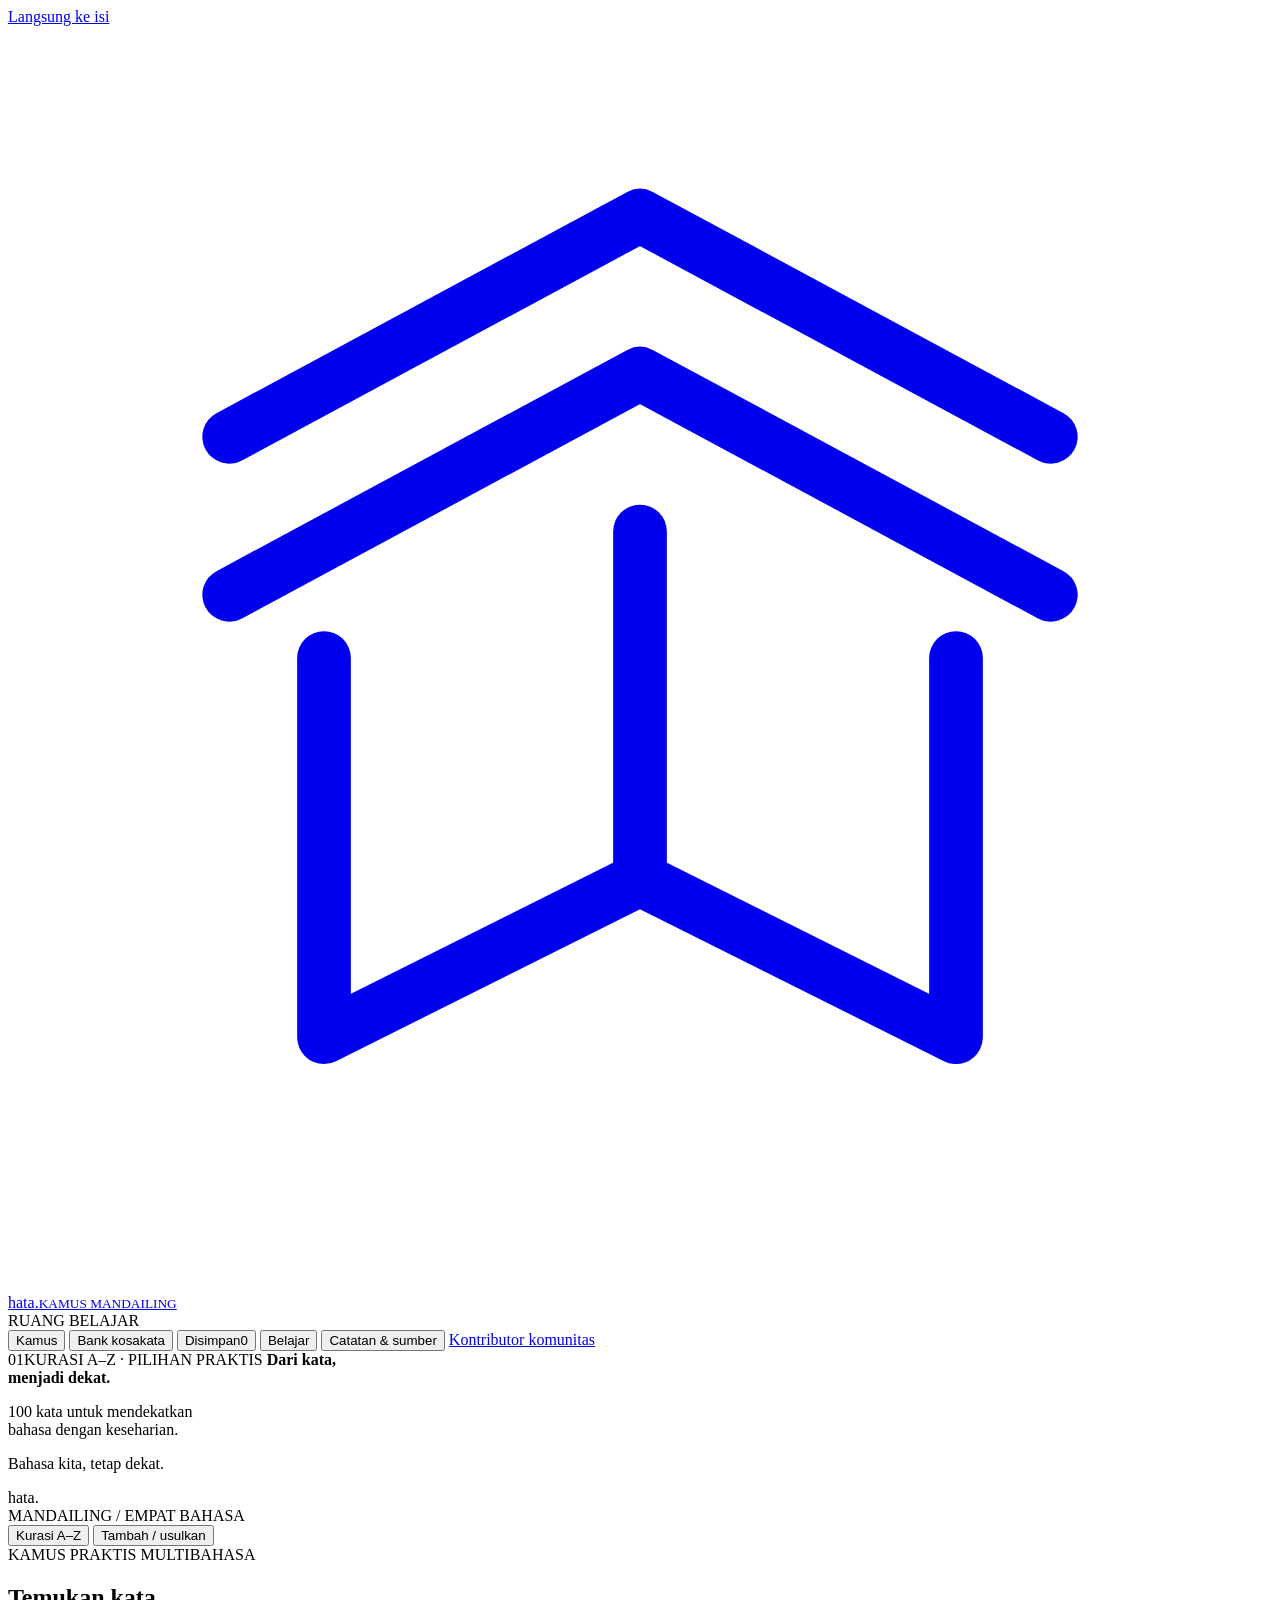
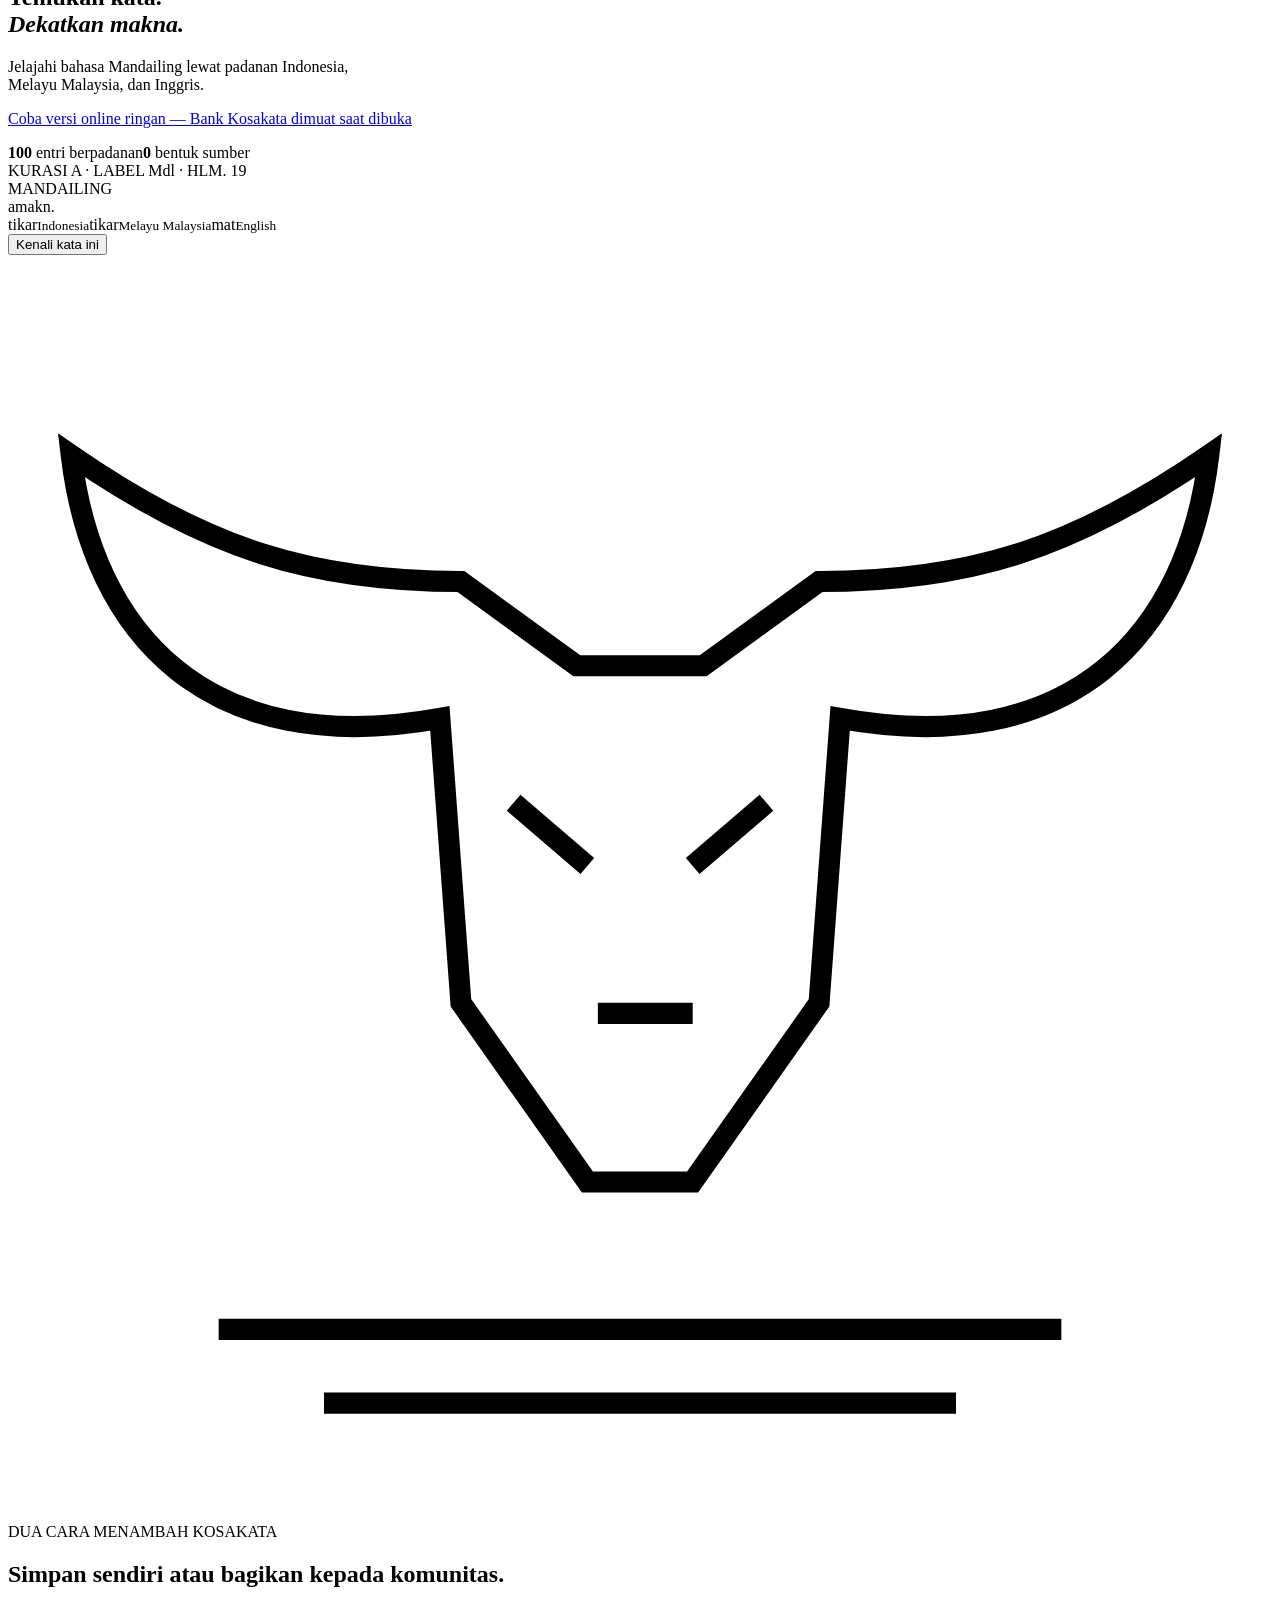
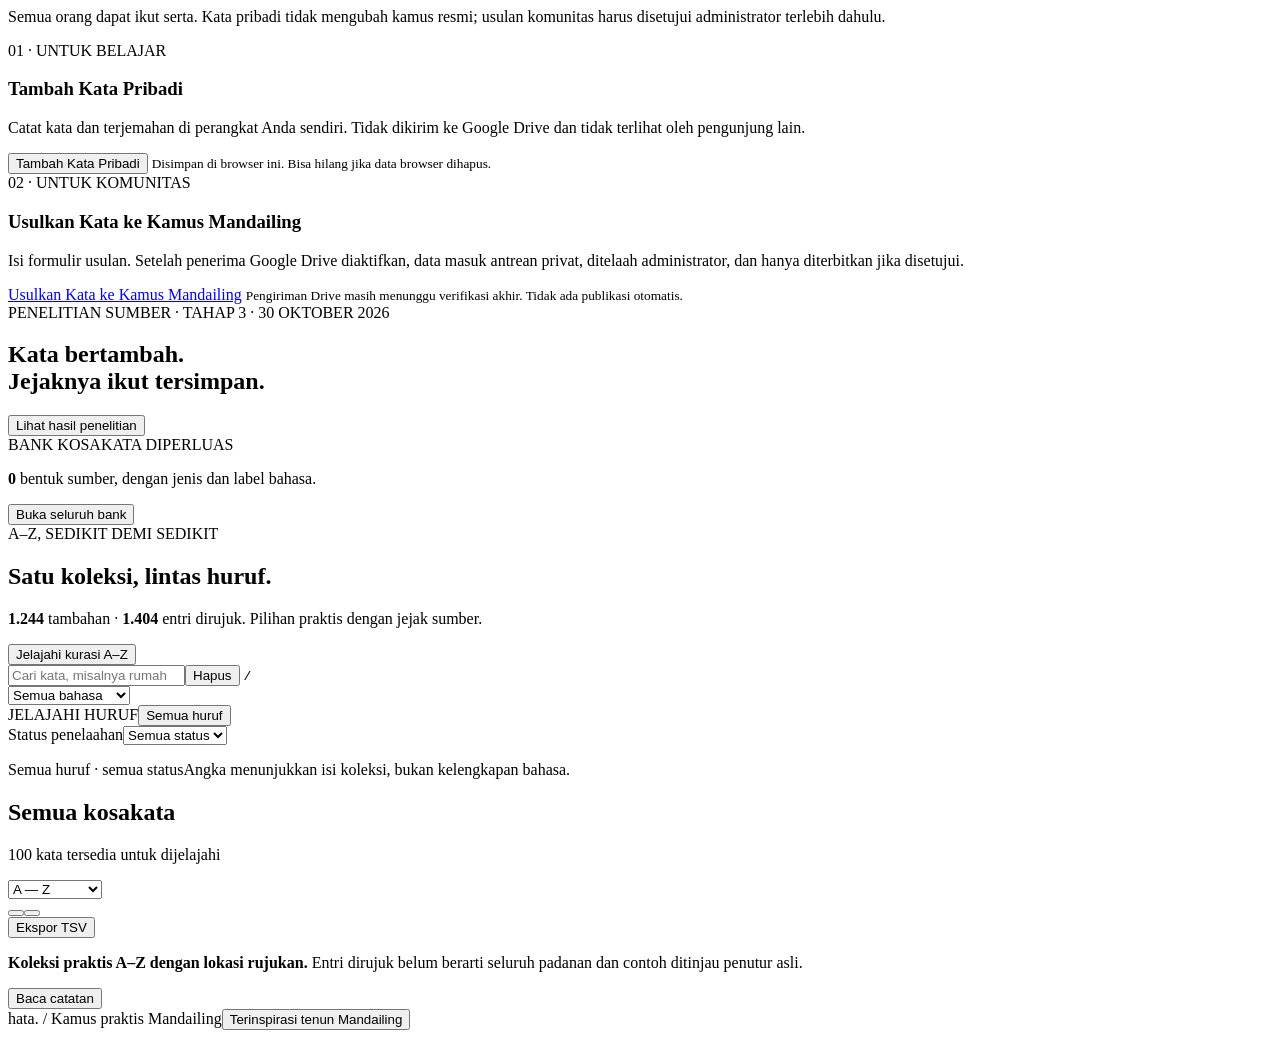
<file: src/index.html>
<!DOCTYPE html>
<html lang="id">
<head>
  <meta charset="UTF-8">
  <meta name="viewport" content="width=device-width, initial-scale=1">
  <meta name="theme-color" content="#762d3d">
  <meta name="description" content="Kamus empat bahasa dengan kurasi bertahap A–Z, jejak halaman sumber, pencarian, koleksi pribadi, dan kartu belajar.">
  <link rel="canonical" href="https://kamusmandailing.github.io/">
  <title>Hata — Kamus Mandailing</title>
  <style>/* INLINE_STYLES */
.interface-language-wrap{display:inline-flex;align-items:center;max-width:210px}.interface-language-select{max-width:100%;padding:8px 10px;border:1px solid #c5b8b3;border-radius:8px;background:#fff;color:#362b2b;font:inherit;font-size:12px}.interface-language-select:focus-visible{outline:3px solid #b88652;outline-offset:2px}.sr-only{position:absolute;width:1px;height:1px;padding:0;margin:-1px;overflow:hidden;clip:rect(0,0,0,0);white-space:nowrap;border:0}@media(max-width:600px){.interface-language-wrap{max-width:140px}.interface-language-select{font-size:11px}}
</style>
</head>
<body>
<a class="skip-link" href="#main">Langsung ke isi</a>
<div class="app-shell">
  <aside class="sidebar" aria-label="Navigasi utama">
    <a class="brand" href="#kamus" aria-label="Hata, Kamus Mandailing">
      <span class="brand-symbol"><svg viewBox="0 0 40 40" fill="none" aria-hidden="true"><path d="M7 13 20 6l13 7M7 18l13-7 13 7M10 20v12l10-5 10 5V20M20 16v11" stroke="currentColor" stroke-width="1.7" stroke-linecap="round" stroke-linejoin="round"/></svg></span>
      <span class="brand-name">hata<span class="brand-dot">.</span><small>KAMUS MANDAILING</small></span>
    </a>
    <div class="sidebar-caption">RUANG BELAJAR</div>
    <nav class="nav-list">
      <button class="nav-item active" data-nav="dictionary" aria-current="page"><span data-icon="book"></span><span>Kamus</span><span class="nav-marker"></span></button>
      <button class="nav-item" data-nav="inventory"><span data-icon="globe"></span><span>Bank kosakata</span></button>
      <button class="nav-item" data-nav="saved"><span data-icon="bookmark"></span><span>Disimpan</span><span class="nav-count" id="nav-saved-count">0</span></button>
      <button class="nav-item" data-nav="learn"><span data-icon="layers"></span><span>Belajar</span></button>
      <button class="nav-item" data-nav="sources"><span data-icon="feather"></span><span>Catatan & sumber</span></button>
      <a class="nav-item" href="./kontributor.html"><span data-icon="globe"></span><span>Kontributor komunitas</span></a>
    </nav>
    <div class="sidebar-bottom">
      <div class="chapter-card">
        <span class="chapter-number">01</span><span class="eyebrow">KURASI A–Z · PILIHAN PRAKTIS</span>
        <strong>Dari kata,<br>menjadi dekat.</strong>
        <p><span id="sidebar-word-count">100</span> kata untuk mendekatkan<br>bahasa dengan keseharian.</p>
        <div class="chapter-pattern" aria-hidden="true"></div>
      </div>
      <p class="sidebar-footer">Bahasa kita, tetap dekat.</p>
    </div>
  </aside>
  <main id="main" class="main">
    <header class="topbar">
      <div class="mobile-brand">hata<span>.</span></div>
      <div class="breadcrumb"><span data-icon="globe"></span> MANDAILING <span class="breadcrumb-sep">/</span> EMPAT BAHASA</div>
      <div class="topbar-actions">
        <button class="draft-pill" data-nav="sources"><span></span>Kurasi A–Z</button>
        <button class="button button-outline button-small" id="add-word-top" aria-haspopup="dialog" aria-controls="choose-word-modal" aria-label="Pilih tambah kata pribadi atau usulkan kata ke kamus"><span data-icon="plus"></span><span>Tambah / usulkan</span></button>
      </div>
    </header>
    <div class="ulos-ribbon" aria-hidden="true"></div>

    <section data-view="dictionary" class="view">
      <div class="hero">
        <div class="hero-copy">
          <div class="eyebrow"><span class="tiny-rule"></span> KAMUS PRAKTIS MULTIBAHASA</div>
          <h1>Temukan kata.<br><em>Dekatkan makna.</em></h1>
          <p>Jelajahi bahasa Mandailing lewat padanan Indonesia,<br class="desktop-br"> Melayu Malaysia, dan Inggris.</p>
          <p class="light-version-link"><a href="./online.html">Coba versi online ringan — Bank Kosakata dimuat saat dibuka</a></p>
          <div class="hero-stats"><span><strong id="hero-word-count">100</strong> entri berpadanan</span><i></i><span><strong data-bank-total>0</strong> bentuk sumber</span></div>
        </div>
        <div class="featured-word">
          <div class="featured-top"><span class="eyebrow">KURASI A · LABEL Mdl · HLM. 19</span><span data-icon="sparkle"></span></div>
          <span class="featured-label">MANDAILING</span><div class="featured-term">amak<span>n.</span></div>
          <div class="featured-meanings"><span>tikar<small>Indonesia</small></span><span>tikar<small>Melayu Malaysia</small></span><span>mat<small>English</small></span></div>
          <button class="featured-link" data-open="md-064">Kenali kata ini <span data-icon="arrow"></span></button>
          <svg class="heritage-emblem" viewBox="0 0 120 120" fill="none" aria-hidden="true"><path d="M41 44C19 48 8 36 6 19c13 9 23 12 37 12l11 8h12l11-8c14 0 24-3 37-12-2 17-13 29-35 25l-2 27-12 17H55L43 71Z" stroke="currentColor" stroke-width="2"/><path d="m48 52 7 6m17-6-7 6m-9 14h9M20 102h80m-70 7h60" stroke="currentColor" stroke-width="2"/></svg>
        </div>
      </div>
      <section class="contribution-choices" aria-labelledby="contribution-choices-title">
        <div class="contribution-choices-heading">
          <div>
            <span class="eyebrow">DUA CARA MENAMBAH KOSAKATA</span>
            <h2 id="contribution-choices-title">Simpan sendiri atau bagikan kepada komunitas.</h2>
          </div>
          <p>Semua orang dapat ikut serta. Kata pribadi tidak mengubah kamus resmi; usulan komunitas harus disetujui administrator terlebih dahulu.</p>
        </div>
        <div class="contribution-choices-grid">
          <article class="contribution-choice contribution-choice-personal">
            <span class="contribution-choice-step">01 · UNTUK BELAJAR</span>
            <h3>Tambah Kata Pribadi</h3>
            <p>Catat kata dan terjemahan di perangkat Anda sendiri. Tidak dikirim ke Google Drive dan tidak terlihat oleh pengunjung lain.</p>
            <button type="button" class="button button-outline" id="add-word-private"><span data-icon="plus"></span> Tambah Kata Pribadi</button>
            <small>Disimpan di browser ini. Bisa hilang jika data browser dihapus.</small>
          </article>
          <article class="contribution-choice contribution-choice-community">
            <span class="contribution-choice-step">02 · UNTUK KOMUNITAS</span>
            <h3>Usulkan Kata ke Kamus Mandailing</h3>
            <p>Isi formulir usulan. Setelah penerima Google Drive diaktifkan, data masuk antrean privat, ditelaah administrator, dan hanya diterbitkan jika disetujui.</p>
            <a class="button button-primary" href="./kontributor.html"><span data-icon="globe"></span> Usulkan Kata ke Kamus Mandailing</a>
            <small>Pengiriman Drive masih menunggu verifikasi akhir. Tidak ada publikasi otomatis.</small>
          </article>
        </div>
      </section>
    </section>

    <section data-view="inventory" class="view bank-view" hidden>
      <div class="section-intro"><div class="eyebrow">SELURUH INVENTARIS BENTUK SUMBER</div><h1>Lebih banyak kata.<br><em>Jejaknya tetap jelas.</em></h1><p>Telusuri bentuk dari kamus, daftar kata, dan penelitian. Setiap bentuk membawa lokasi rujukan serta keterangan cakupan bahasa sumbernya.</p></div>
      <div class="bank-stats"><div><strong data-bank-total>0</strong><span>bentuk unik tersimpan</span></div><div><strong id="bank-source-records">0</strong><span>lokasi rujukan tersimpan</span></div><div><strong id="bank-source-total">0</strong><span>sumber bentuk yang digunakan</span></div></div>
      <p class="bank-release-note" id="bank-release-note" role="note">Ringkasan rilis dihitung dari audit sumber dan dipisahkan dari riwayat penelitian tahap sebelumnya.</p>
      <div class="bank-scope-note"><strong>Inventaris sumber berbeda dari koleksi berpadanan.</strong><p>Label Mdl per bentuk dibedakan dari cakupan studi Mandailing. Angkola, Toba, Tapsel dan catatan dialek lain tetap diberi keterangan. <span data-bank-pending>0</span> bentuk masih menunggu penelaahan makna dan padanan; data tersebut tidak diisi dengan tebakan. Jumlah bentuk termasuk turunan dan gabungan, bukan jumlah semua kata dasar Mandailing.</p><a class="button button-outline button-small" href="./data/Kamus_Mandailing_Database.zip" download><span data-icon="download"></span>Unduh database lengkap</a></div>
      <details class="source-audit-panel">
        <summary>Hasil penelitian sumber · 30 Oktober 2026</summary>
        <p id="source-audit-summary"></p>
        <div id="source-audit-cards" class="source-audit-grid"></div>
        <a id="research-update-link" href="./research/analisis_lanjutan_20261027.md" target="_blank" rel="noopener noreferrer">Baca laporan penelitian dan batas cakupan ↗</a>
      </details>
      <div class="bank-controls"><div class="bank-search"><label for="bank-search">Cari dalam seluruh bank</label><input id="bank-search" type="search" placeholder="Bentuk, takson, induk lema, atau padanan…" autocomplete="off" spellcheck="false"><button type="button" id="bank-search-clear" class="bank-search-clear" aria-label="Hapus pencarian bank">Hapus</button></div><div><label for="bank-kind">Jenis bentuk</label><select id="bank-kind"><option value="all">Semua jenis</option><option value="headword">Lema</option><option value="subentry">Turunan / gabungan</option><option value="compound">Gabungan kata</option><option value="cross_reference">Rujuk silang</option><option value="bound_form">Bentuk terikat</option><option value="historical_form">Bentuk kamus 1977</option><option value="wordlist_entry">Entri daftar kata</option><option value="study_table">Bentuk pada penelitian</option><option value="publisher_abstract">Abstrak penerbit</option><option value="idiom">Idiom / ungkapan</option><option value="cultural_term">Istilah budaya</option><option value="culinary_term">Nama kuliner pada sumber</option><option value="botanical_name">Nama botani pada sumber</option><option value="number_list">Bilangan / ukuran</option></select></div><div><label for="bank-scope">Label bahasa sumber</label><select id="bank-scope"><option value="all">Semua label sumber</option><option value="Mdl">Memuat label Mdl</option><option value="Akl">Memuat label Akl</option><option value="Tb">Memuat label Toba</option><option value="unmarked">Tanpa label per bentuk</option><option value="Mdl-scope">Cakupan studi Mandailing</option><option value="MA">Mandailing–Angkola (MA)</option><option value="Sipirok">Catatan dialek Sipirok</option><option value="Tapsel">Cakupan Tapsel</option></select></div><div><label for="bank-status">Status padanan</label><select id="bank-status"><option value="all">Semua status</option><option value="reviewed">Padanan tersedia</option><option value="pending">Belum ditelaah</option><option value="source-gloss">Glos sumber tersedia</option></select></div><div><label for="bank-source">Sumber bentuk</label><select id="bank-source"><option value="all">Semua sumber bentuk</option></select></div></div>
      <div id="bank-letters" class="alphabet-bar bank-letters" aria-label="Huruf dalam bank kosakata"></div>
      <div class="bank-results-heading"><p id="bank-count" aria-live="polite"></p><div class="bank-export-actions"><button class="button button-outline button-small" id="bank-latest" aria-pressed="false">Bentuk baru</button><button class="button button-outline button-small" id="bank-export"><span data-icon="download"></span>TSV 5 kolom</button><button class="button button-outline button-small" id="bank-export-labels"><span data-icon="download"></span>TSV berlabel</button></div></div>
      <div id="bank-results"></div><div id="bank-pagination" class="bank-pagination"></div>
      <p class="bank-endnote">Bank mencakup indeks kamus 2021, tambahan hasil pemeriksaan pindai 1977, daftar ABVD, kamus mandiri 2024, dan bentuk pada publikasi yang dapat dibaca. Pindai 1977 belum merupakan transkripsi penuh. TSV 5 kolom tidak memuat label bahasa; TSV berlabel menyertakannya. Ini bukan klaim seluruh kosakata semua dialek sudah terkumpul.</p>
      <details class="local-name-panel"><summary><span data-local-count>0</span> catatan nama tumbuhan pembanding</summary><p>Bahasa setiap nama tidak dinyatakan dalam tabel asal. Hasil telaah membedakan label Mandailing, kode gabungan MA, dan cakupan penelitian. Nama ilmiah mengikuti cetakan sumber; kesamaan ejaan tidak otomatis membuktikan spesies atau bahasa yang sama.</p><div class="local-name-filters"><div><label for="local-name-search">Cari nama, takson, atau sumber penelitian</label><input id="local-name-search" type="search" placeholder="Misalnya pining, palaga, atau Areca…" autocomplete="off"></div><div><label for="local-name-status">Status telaah nama</label><select id="local-name-status"><option value="all">Semua telaah</option><option value="supported">Dukungan sumber tersedia</option><option value="pending">Bahasa belum dipastikan</option><option value="needs-check">Perlu pemeriksaan khusus</option></select></div></div><div class="local-name-toolbar"><span id="local-name-count" aria-live="polite"></span><button class="button button-outline button-small" id="local-name-export">Ekspor semua telaah TSV</button></div><div id="local-name-results" class="local-name-results"></div></details>
    </section>

    <section data-view="saved" class="view" hidden>
      <div class="section-intro"><div class="eyebrow">KOLEKSI PRIBADI</div><h1>Kata yang <em>ingin diingat.</em></h1><p>Simpan kata yang menarik perhatian Anda, lalu temukan kembali di sini.</p></div>
    </section>

    <section id="dictionary-workspace">
      <aside class="research-update-banner"><div><span class="eyebrow">PENELITIAN SUMBER · TAHAP 3 · 30 OKTOBER 2026</span><h2>Kata bertambah.<br>Jejaknya ikut tersimpan.</h2><p id="research-update-summary"></p></div><button class="button button-primary" data-nav="inventory">Lihat hasil penelitian <span data-icon="arrow"></span></button></aside>
      <div class="bank-discovery"><div><span class="eyebrow">BANK KOSAKATA DIPERLUAS</span><p><strong data-bank-total>0</strong> bentuk sumber, dengan jenis dan label bahasa.</p></div><button class="button button-primary" data-nav="inventory">Buka seluruh bank <span data-icon="arrow"></span></button></div>
      <aside class="curation-banner" aria-label="Pembaruan kurasi A sampai Z"><div><span class="eyebrow">A–Z, SEDIKIT DEMI SEDIKIT</span><h2>Satu koleksi, lintas huruf.</h2><p><strong id="curation-added">1.244</strong> tambahan · <strong id="curation-reviewed">1.404</strong> entri dirujuk. Pilihan praktis dengan jejak sumber.</p></div><button class="button button-primary" data-curation="AZ-01">Jelajahi kurasi A–Z <span data-icon="arrow"></span></button></aside>
      <div class="search-wrap">
        <span class="search-symbol" data-icon="search"></span>
        <label class="sr-only" for="search">Cari kosakata</label>
        <input type="search" id="search" placeholder="Cari kata, misalnya rumah, bagas, atau house…" autocomplete="off" spellcheck="false"><button type="button" id="search-clear" class="search-clear" aria-label="Hapus pencarian kamus">Hapus</button>
        <kbd class="search-shortcut">/</kbd>
        <div class="search-language"><label class="sr-only" for="search-language">Bahasa pencarian</label><select id="search-language"><option value="all">Semua bahasa</option><option value="md">Mandailing</option><option value="idn">Indonesia</option><option value="my">Melayu Malaysia</option><option value="en">English</option></select></div>
      </div>
      <div class="alphabet-heading"><div><span class="eyebrow">JELAJAHI HURUF</span><button id="all-letters" class="all-letters active" data-letter="all" aria-pressed="true">Semua huruf</button></div><div><label for="editorial-filter">Status penelaahan</label><select id="editorial-filter"><option value="all">Semua status</option><option value="attested">Entri dirujuk</option><option value="draft">Draf awal</option><option value="personal">Kata pribadi</option></select></div></div>
      <div id="alphabet-bar" class="alphabet-bar" aria-label="Filter huruf A sampai Z"></div>
      <p class="alphabet-context"><span id="active-filter-copy">Semua huruf · semua status</span><span>Angka menunjukkan isi koleksi, bukan kelengkapan bahasa.</span></p>
      <div class="category-bar" id="category-bar" aria-label="Filter kategori"></div>
      <div class="results-toolbar">
        <div><h2 id="results-title">Semua kosakata</h2><p id="result-count" aria-live="polite">100 kata tersedia untuk dijelajahi</p></div>
        <div class="result-actions">
          <label class="sr-only" for="sort">Urutkan kosakata</label><select id="sort"><option value="az">A — Z</option><option value="za">Z — A</option><option value="original">Urutan awal</option></select>
          <div class="view-switch" aria-label="Tampilan hasil"><button id="grid-view" class="selected" aria-label="Tampilan kartu" aria-pressed="true"><span data-icon="grid"></span></button><button id="table-view" aria-label="Tampilan tabel" aria-pressed="false"><span data-icon="list"></span></button></div>
          <button class="button button-export" id="export-top" aria-label="Ekspor TSV"><span data-icon="download"></span><span>Ekspor TSV</span></button>
        </div>
      </div>
      <div id="word-results"></div>
      <div class="pagination" id="pagination"></div>
      <div class="editorial-note"><span data-icon="info"></span><p><strong id="audit-summary">Koleksi praktis A–Z dengan lokasi rujukan.</strong> Entri dirujuk belum berarti seluruh padanan dan contoh ditinjau penutur asli.</p><button data-nav="sources">Baca catatan <span data-icon="arrow"></span></button></div>
    </section>

    <section data-view="learn" class="view learning-view" hidden>
      <div class="section-intro"><div class="eyebrow">SEDIKIT DEMI SEDIKIT</div><h1>Satu kartu.<br><em>Satu kata lebih dekat.</em></h1><p>Ingat maknanya, buka jawabannya, lalu tandai kata yang sudah Anda pahami.</p></div>
      <div class="learning-layout">
        <div class="learning-main">
          <div class="learn-options"><div><label for="learn-category">Kategori</label><select id="learn-category"><option value="all">Semua kategori</option><option value="ganti">Kata ganti & tanya</option><option value="angka">Angka</option><option value="kerja">Kata kerja</option><option value="rumah">Di rumah</option><option value="saved">Kata disimpan</option></select></div><div><label for="learn-language">Tebak padanan</label><select id="learn-language"><option value="idn">Indonesia</option><option value="my">Melayu Malaysia</option><option value="en">English</option></select></div></div>
          <div id="flashcard-area"></div>
        </div>
        <aside class="learning-aside">
          <div class="progress-orbit" id="progress-orbit"><div><strong id="known-count">0</strong><span>kata dipahami</span></div></div>
          <h3>Setiap kata berarti.</h3><p id="progress-copy">Mulai dari satu kata hari ini.</p>
          <div class="learn-hint"><span data-icon="bulb"></span><p>Ucapkan maknanya dalam hati sebelum membuka jawaban. Ulangi kartu yang belum familiar.</p></div>
          <p class="muted small">Progres tersimpan di peramban ini.</p>
        </aside>
      </div>
    </section>

    <section data-view="sources" class="view sources-view" hidden>
      <div class="section-intro"><div class="eyebrow">BELAJAR DENGAN RUJUKAN</div><h1>Bahasa punya konteks.<br><em>Begitu juga kamus ini.</em></h1><p>Kenali asal kosakata, variasi bentuk, dan batas verifikasi sebelum menggunakannya.</p></div>
      <div class="bank-scope-note"><strong>Bank kosakata kini memuat <span data-bank-total>0</span> bentuk unik.</strong><p>Indeks kamus 2021 telah digabungkan dengan bentuk dari sumber tambahan yang dapat diperiksa. Laporan unduhan merinci cakupan dan keterbatasan setiap sumber. Koleksi 1.404 entri berpadanan tetap tersedia. <span data-bank-pending>0</span> bentuk belum mempunyai padanan yang ditelaah.</p><button class="button button-outline button-small" data-nav="inventory">Telusuri bank sumber</button></div><div class="source-notice"><span data-icon="feather"></span><div><span class="eyebrow">STATUS MATERI</span><h2>Dari A–Z, dengan jejak yang jelas.</h2><p id="research-summary"></p></div></div>
      <div class="note-grid">
        <article class="note-card"><span class="note-number">01</span><h3>Cakupan bahasa</h3><p>Rujukan utama adalah kamus gabungan Angkola–Mandailing. Bentuk berlabel Mdl diprioritaskan; bentuk tanpa label khusus tidak diklaim eksklusif Mandailing. Daftar ini belum mewakili satu dialek desa yang diperiksa secara terpisah.</p></article>
        <article class="note-card"><span class="note-number">02</span><h3>Bentuk dan variasi</h3><p>Bentuk utama mengikuti tulisan dalam sumber. Bentuk bebas, turunan, dan contoh ejaan dibedakan pada detail. Aek dan aer disajikan sebagai dua lema bermakna sama dengan label sumber masing-masing. Agihon dipertahankan sebagai bentuk bersufiks yang tercatat. Kata homonim dipisahkan menurut makna yang dipilih, bukan digabungkan.</p></article>
        <article class="note-card"><span class="note-number">03</span><h3>Satu entri, satu makna</h3><p>Alus dipilih untuk jawab, arit untuk iris, dan asar untuk sarang. Padanan Melayu dan Inggris mengikuti satu makna yang dipilih. Status penelaahan lema dipisahkan dari status contoh dan padanan editorial.</p></article>
        <article class="note-card"><span class="note-number">04</span><h3>Ruang belajar pribadi</h3><p>Favorit, progres, dan kata tambahan tersimpan di peramban ini. Kata pribadi belum diverifikasi. Unduhan HTML memuat seluruh entri bawaan terbaru; data pribadi tetap di peramban asal. Ekspor TSV untuk menyalin kosakata tambahan.</p></article>
      </div>
      <section class="research-review" aria-labelledby="research-title"><div class="eyebrow">ANALISIS PILIHAN A–Z · 26 OKTOBER 2026</div><h2 id="research-title">Bukti dulu, lalu bertambah.</h2><p id="research-labels"></p><p id="research-examples"></p><p>Perbedaan padanan Melayu yang ditelaah antara lain penyok–kemik, anyir–hanyir, cetakan–acuan, bagikan–agihkan, kemiri–buah keras, dan ketombe–kelemumur. English tetap berupa padanan editorial; tidak ada klaim verifikasi penutur asli.</p><details><summary>Metode dan batas penelaahan</summary><ol><li>Telusuri lema dan satu makna Indonesia pada halaman kamus.</li><li>Periksa label Mdl, Akl, dan cakupan gabungan; bentuk yang hanya berlabel Akl tidak ditambahkan ke batch ini.</li><li>Pertahankan satu ejaan dan satu makna; catat variasi sebagai alias.</li><li>Pilih padanan Melayu dan Inggris sesuai konteks; rujukan PRPM hanya mendukung padanan Melayu terkait.</li><li>Jangan membuat contoh pengisi. Contoh tanpa bukti ditandai belum tersedia.</li></ol><p>Penelusuran melintasi halaman cetak 1–248 dan seluruh 21 huruf pada abjad kamus. Ini pilihan kosakata praktis, bukan salinan seluruh lema buku. F, Q, V, X, dan Z tidak termasuk abjad dalam petunjuk sumber; tidak diisi dengan kata rekaan. Peninjauan penutur per dialek dan contoh yang belum terbukti tetap terbuka.</p></details><button id="download-analysis" class="button button-outline"><span data-icon="download"></span>Unduh analisis inventaris</button></section>
      <section class="research-progress" aria-labelledby="roadmap-title"><div class="eyebrow">JALUR PENELAAHAN</div><h2 id="roadmap-title">Dari A menuju Z.</h2><p>Setiap huruf berisi jumlah entri pilihan yang sudah mempunyai lokasi sumber. Angka ini bukan persentase kelengkapan bahasa. Lima huruf kosong berada di luar abjad kamus rujukan.</p><div id="research-roadmap" class="research-roadmap"></div></section>
      <div class="sources-heading"><div><div class="eyebrow">DAPAT DITELUSURI</div><h2>Rujukan yang digunakan</h2></div><span class="source-count" id="source-count">6 rujukan</span></div>
      <div id="source-list"></div>
      <aside class="textile-note" aria-labelledby="textile-title">
        <div class="textile-swatch" aria-hidden="true"></div>
        <div><span class="eyebrow">INSPIRASI TAMPILAN</span><h3 id="textile-title">Warna tenun, identitas Mandailing.</h3><p>Ornamen mengadaptasi geometri Sadum: susunan persegi, garis bersilang, dan stilasi kerbau. Palet merah kecokelatan dan kuning keemasan dipadukan dengan hijau, putih, dan hitam. Ini interpretasi digital untuk aplikasi, bukan reproduksi motif adat.</p><a href="https://jurnal.unimed.ac.id/2012/index.php/jkss/article/view/3533" target="_blank" rel="noopener noreferrer">Rujukan: Netty Juliana, Ragam Hias Ulos Sadum Mandailing ↗</a></div>
      </aside>
      <div class="data-card"><div><span class="eyebrow">BAWA KAMUS ANDA</span><h3>Belajar juga bisa tanpa koneksi.</h3><p>Unduh aplikasi HTML untuk dibuka di peramban, atau ekspor data ke Excel dan Google Sheets.</p></div><div class="data-actions"><a class="button button-primary" id="download-app" href="./Hata_Kamus_Mandailing.html" download="Hata_Kamus_Mandailing.html"><span data-icon="download"></span>Unduh aplikasi HTML</a><a class="button button-outline" id="download-database" href="./data/Kamus_Mandailing_Database.zip" download><span data-icon="download"></span>Unduh database</a><button class="button button-outline" id="export-all"><span data-icon="table"></span>Ekspor koleksi berpadanan TSV</button></div></div>
    </section>
    <footer class="main-footer"><span>hata. <span class="footer-divider">/</span> Kamus praktis Mandailing</span><button class="textile-context-link" data-nav="sources">Terinspirasi tenun Mandailing</button></footer>
  </main>
</div>
<dialog id="bank-modal" class="modal entry-modal" aria-labelledby="bank-detail-title"><div id="bank-detail"></div></dialog>
<dialog id="entry-modal" class="modal entry-modal" aria-labelledby="detail-title"><div id="entry-detail"></div></dialog>
<dialog id="choose-word-modal" class="modal choice-modal" aria-labelledby="choose-word-title">
  <div class="modal-topline"><span class="eyebrow">PILIH TUJUAN PENAMBAHAN KATA</span><button class="icon-button" data-close="choose-word-modal" aria-label="Tutup pilihan"><span data-icon="close"></span></button></div>
  <h2 id="choose-word-title">Ingin menambah kata untuk siapa?</h2>
  <p class="form-intro">Anda bisa membuat catatan pribadi atau mengajukan kosakata kepada pengelola kamus.</p>
  <div class="choice-modal-grid">
    <div class="choice-modal-item">
      <h3>Tambah Kata Pribadi</h3><p>Hanya disimpan di browser Anda, tanpa mengubah kamus resmi.</p>
      <button id="choice-word-private" type="button" class="button button-outline">Buat catatan pribadi</button>
    </div>
    <div class="choice-modal-item">
      <h3>Usulkan Kata ke Kamus Mandailing</h3><p>Usulan untuk ditelaah administrator; penerimaan Google Drive sedang dalam verifikasi akhir.</p>
      <a class="button button-primary" href="./kontributor.html">Buka formulir usulan</a>
    </div>
  </div>
</dialog>
<dialog id="edit-modal" class="modal edit-modal" aria-labelledby="edit-title">
  <div class="modal-topline"><span class="eyebrow">KOSAKATA PRIBADI</span><button class="icon-button" data-close="edit-modal" aria-label="Tutup formulir"><span data-icon="close"></span></button></div>
  <h2 id="edit-title">Tambahkan satu kata.</h2><p class="form-intro">Catat kosakata Anda sendiri. Entri tambahan diberi status pribadi dan belum diverifikasi.</p>
  <div class="personal-mode-notice"><strong>Hanya untuk koleksi Anda.</strong> Kata disimpan di peramban perangkat ini, tidak masuk ke Google Drive atau kamus publik. Ingin berbagi untuk semua? <a href="./kontributor.html">Usulkan kata ke Kamus Mandailing</a>.</div>
  <form id="word-form">
    <div class="form-grid"><div class="field"><label for="entry-mandailing">Mandailing <span>*</span></label><input id="entry-mandailing" name="md" maxlength="80" required></div><div class="field"><label for="entry-category">Kategori</label><select id="entry-category" name="category"><option value="ganti">Kata ganti & tanya</option><option value="angka">Angka</option><option value="kerja">Kata kerja</option><option value="rumah" selected>Di rumah</option></select></div><div class="field"><label for="entry-indonesia">Indonesia <span>*</span></label><input id="entry-indonesia" name="idn" maxlength="120" required></div><div class="field"><label for="entry-melayu">Melayu Malaysia <span>*</span></label><input id="entry-melayu" name="my" maxlength="120" required></div><div class="field field-wide"><label for="entry-english">English <span>*</span></label><input id="entry-english" name="en" maxlength="120" required></div><div class="field field-wide"><label for="entry-example-md">Contoh kalimat Mandailing <small>opsional</small></label><input id="entry-example-md" name="exampleMd" maxlength="300"></div><div class="field field-wide"><label for="entry-example-id">Arti kalimat dalam Indonesia <small>opsional</small></label><input id="entry-example-id" name="exampleId" maxlength="300"></div><div class="field field-wide"><label for="entry-reference">Sumber atau catatan <small>opsional</small></label><textarea id="entry-reference" name="note" rows="2" maxlength="600" placeholder="Misalnya judul kamus, halaman, atau catatan penutur."></textarea></div></div>
    <p id="form-error" class="form-error" role="alert"></p><div class="form-footer"><button type="button" class="button button-outline" data-close="edit-modal">Batal</button><button type="submit" class="button button-primary"><span data-icon="plus"></span>Simpan kata pribadi</button></div>
  </form>
</dialog>
<div id="toast" class="toast" role="status" aria-live="polite"></div>
<script type="application/json" id="source-data">"INLINE_SOURCES"</script>
<script type="application/json" id="inventory-data">"INLINE_INVENTORY"</script>
<script type="application/json" id="seed-data">"INLINE_WORDS"</script>
<script type="application/json" id="initial-state">{}</script>
<script type="application/json" id="research-data">"INLINE_RESEARCH"</script>
<script>/* INLINE_LANGUAGE_SELECTOR */</script>
<script>/* INLINE_APP */</script>
</body>
</html>
</file>
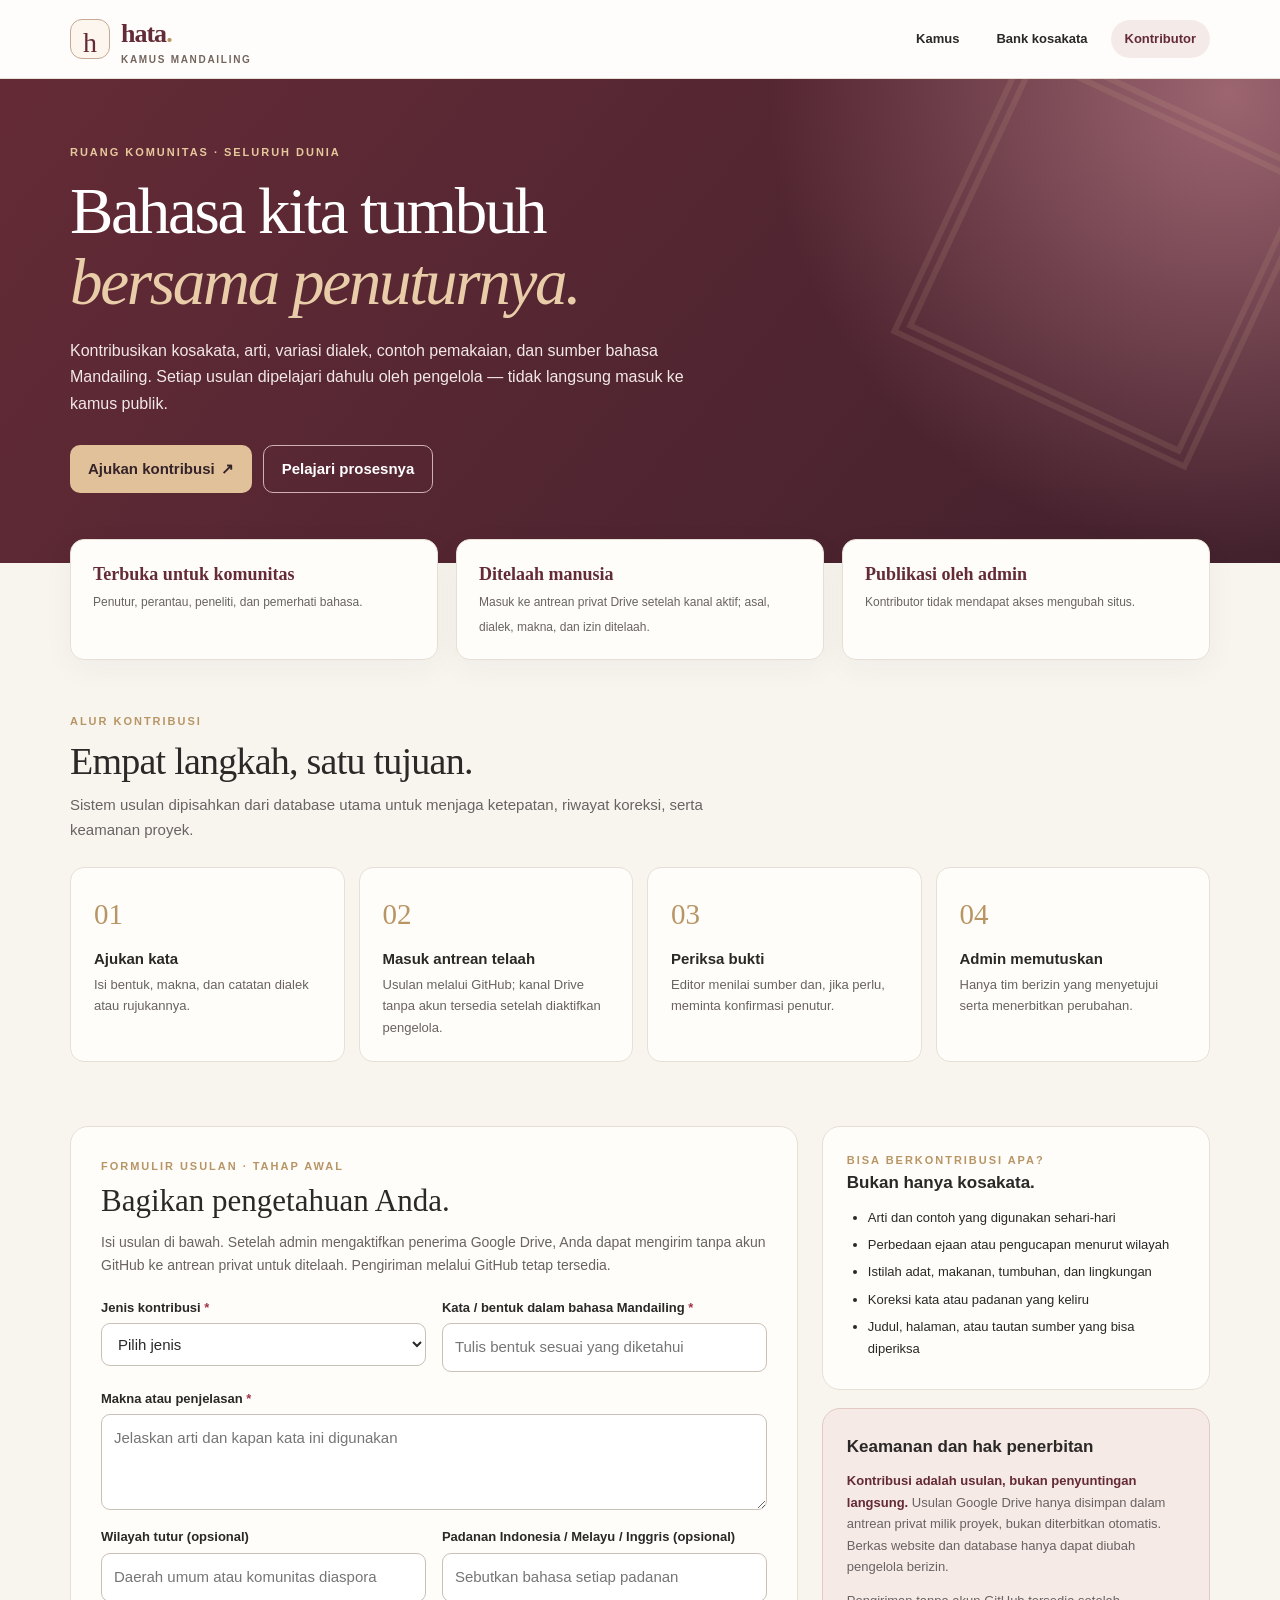
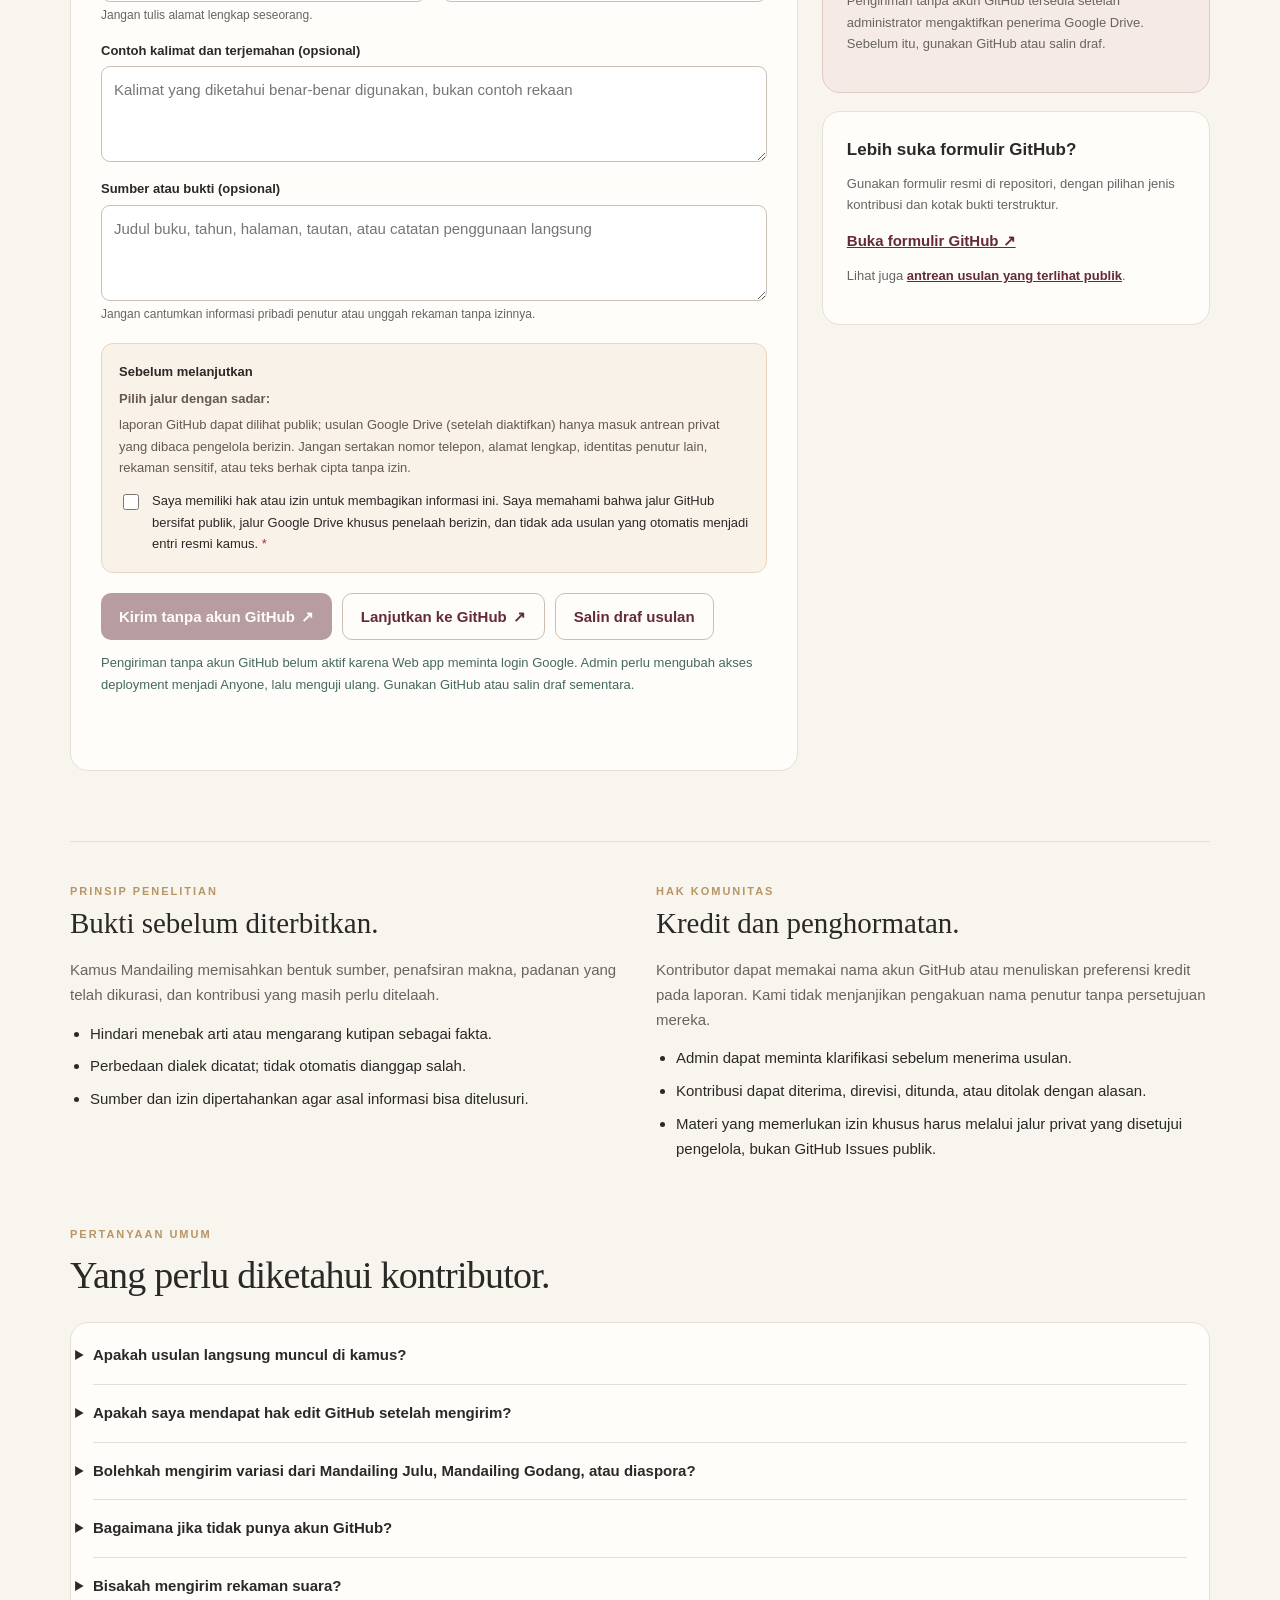
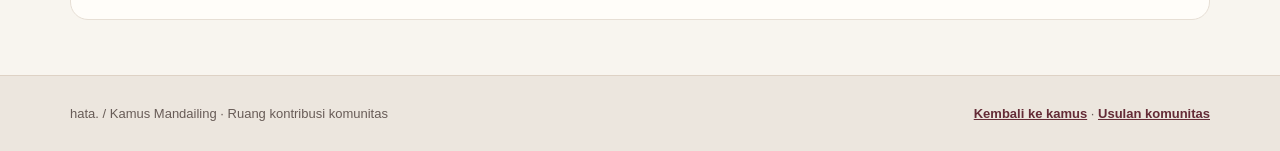
<file: kontributor.html>
<!doctype html>
<html lang="id">
<head>
<meta charset="utf-8">
<meta name="viewport" content="width=device-width,initial-scale=1">
<meta name="theme-color" content="#642b36">
<meta name="kamus-drive-endpoint" content="https://script.google.com/macros/s/AKfycbwEZIbartwOWK1ciqQXeLxSCtecfKrf7RBgMRqJ8Uc8j-8HQruOza9Zkrpf4TBpHdtF/exec">
<meta name="kamus-drive-enabled" content="false">
<meta name="description" content="Ruang kontribusi Kamus Mandailing: ajukan kata, koreksi, dialek, dan contoh kalimat untuk ditelaah editor. Kontribusi tidak langsung mengubah kamus.">
<link rel="canonical" href="https://kamusmandailing.github.io/kontributor.html">
<title>Kontributor Komunitas — Hata Kamus Mandailing</title>
<style>
:root{--paper:#f8f5ef;--surface:#fffdf9;--wine:#642b36;--wine-dark:#45202b;--gold:#b79565;--ink:#2b2828;--muted:#696363;--line:#e7dfd5;--sage:#45695d;--radius:18px;--sans:ui-sans-serif,-apple-system,BlinkMacSystemFont,"Segoe UI",sans-serif;--serif:Georgia,"Times New Roman",serif}
*{box-sizing:border-box}html{scroll-behavior:smooth}body{margin:0;color:var(--ink);background:var(--paper);font:15px/1.65 var(--sans);-webkit-font-smoothing:antialiased}a{color:inherit}a:focus-visible,button:focus-visible,input:focus-visible,select:focus-visible,textarea:focus-visible,summary:focus-visible{outline:3px solid var(--gold);outline-offset:3px}button,input,select,textarea{font:inherit}.skip{position:absolute;top:-60px;left:16px;padding:9px;background:white;z-index:10}.skip:focus{top:12px}.wrap{width:min(1140px,calc(100% - 40px));margin:auto}
header{background:#fffdfb;border-bottom:1px solid var(--line)}.header-inner{min-height:78px;display:flex;justify-content:space-between;align-items:center;gap:22px}.brand{display:flex;align-items:center;gap:11px;text-decoration:none}.brand-mark{width:40px;height:40px;border:1px solid #c5a995;border-radius:12px;display:grid;place-items:center;background:#fcf6ef;color:var(--wine);font-family:var(--serif);font-size:28px}.brand-title{font-family:var(--serif);font-size:26px;font-weight:700;letter-spacing:-1px;color:var(--wine)}.brand-title span{color:var(--gold)}.brand small{display:block;font-size:10px;font-weight:800;letter-spacing:.17em;line-height:1;color:#73655d}.header-actions{display:flex;gap:9px;align-items:center;flex-wrap:wrap}.header-actions a{font-size:13px;font-weight:700;padding:8px 14px;text-decoration:none;border-radius:999px}.header-actions a:hover{background:#f4ebe8}.header-actions .current{color:var(--wine);background:#f4ebe8}
.hero{background:radial-gradient(circle at 96% 3%,#9c6570 0,transparent 35%),linear-gradient(130deg,#642b36,#42212d);color:#fff;overflow:hidden}.hero .wrap{padding:64px 0 70px;position:relative}.hero .wrap:after{content:"";position:absolute;right:-60px;top:12px;width:290px;height:290px;border:18px double #d6b68e;opacity:.13;transform:rotate(25deg);pointer-events:none}.eyebrow{font-size:11px;font-weight:800;letter-spacing:.18em;text-transform:uppercase;color:var(--gold)}.hero .eyebrow{color:#e5c99d}.hero h1{max-width:750px;font-family:var(--serif);font-weight:400;font-size:clamp(36px,5.8vw,65px);line-height:1.09;letter-spacing:-.035em;margin:15px 0 20px}.hero h1 em{font-style:italic;color:#e9cda9}.hero p{max-width:650px;color:#f2e8e7;font-size:16px;margin:0 0 28px}.hero-links{display:flex;gap:11px;flex-wrap:wrap}.button{border:0;border-radius:10px;display:inline-flex;align-items:center;justify-content:center;padding:13px 18px;cursor:pointer;font-weight:750;text-align:center;line-height:1.3;text-decoration:none;gap:6px}.button-gold{background:#e1c199;color:#35232a}.button-gold:hover{background:#f0d4b0}.button-ghost{border:1px solid #cfb1b4;color:white;background:transparent}.button-ghost:hover{background:#ffffff15}.button-primary{background:var(--wine);color:#fff}.button-primary:hover{background:#4e222f}.button-outline{border:1px solid #cdbdae;background:var(--surface);color:var(--wine)}.button-outline:hover{background:#f5ede6}.button:disabled{opacity:.45}
.metrics{display:grid;grid-template-columns:repeat(3,1fr);gap:18px;margin:-24px auto 52px;position:relative;z-index:1}.metric{padding:20px 22px;background:var(--surface);border:1px solid var(--line);border-radius:14px;box-shadow:0 8px 32px #35222a0b}.metric b{display:block;font-size:18px;color:var(--wine);font-family:var(--serif)}.metric span{font-size:12px;color:var(--muted)}
.section-head{margin-bottom:24px}.section-head h2{font-family:var(--serif);font-size:clamp(27px,3vw,38px);font-weight:400;letter-spacing:-.02em;line-height:1.2;margin:9px 0}.section-head p{margin:0;max-width:690px;color:var(--muted)}.steps{display:grid;grid-template-columns:repeat(4,1fr);gap:14px;margin:0 0 64px}.step{background:var(--surface);border:1px solid var(--line);border-radius:14px;padding:23px}.step .number{font-family:var(--serif);font-size:29px;color:var(--gold)}.step h3{font-size:15px;line-height:1.35;margin:10px 0 5px}.step p{font-size:13px;color:var(--muted);margin:0}.contribute{display:grid;grid-template-columns:minmax(0,1.5fr) minmax(290px,.8fr);gap:24px;align-items:start;margin-bottom:70px}.form-card,.aside-card,.faq{background:var(--surface);border:1px solid var(--line);border-radius:var(--radius)}.form-card{padding:30px}.form-card h2{font-family:var(--serif);font-size:31px;font-weight:400;margin:0 0 4px}.form-card>.sub{margin:0 0 20px;color:var(--muted);font-size:14px}.form-grid{display:grid;grid-template-columns:1fr 1fr;gap:16px}.field{display:flex;flex-direction:column;gap:5px}.wide{grid-column:1/-1}.field label{font-size:13px;font-weight:750}.req{color:#a03246}.field .hint{font-size:12px;line-height:1.45;color:var(--muted)}.field input,.field select,.field textarea{background:white;color:var(--ink);border:1px solid #c9c0b7;border-radius:9px;padding:11px 12px;min-width:0;width:100%}.field textarea{resize:vertical;min-height:96px}.field input:focus,.field select:focus,.field textarea:focus{border-color:var(--wine)}.consent{margin-top:20px;background:#f9f2e8;border:1px solid #e7d6bd;padding:17px;border-radius:12px;font-size:13px}.consent strong{display:block;margin-bottom:5px}.consent label{display:flex;align-items:flex-start;gap:10px;margin-top:12px}.consent input{accent-color:var(--wine);margin-top:4px;min-width:16px;min-height:16px}.consent p{margin:0;color:#66594e}.form-buttons{display:flex;gap:10px;flex-wrap:wrap;margin-top:20px}.status{font-size:13px;min-height:19px;margin-top:12px;color:var(--sage)}.status.error{color:#a3273e}.aside-col{display:grid;gap:18px}.aside-card{padding:24px}.aside-card h3{font-size:17px;margin:0 0 9px}.aside-card p{font-size:13px;color:var(--muted);margin:0 0 13px}.aside-card ul{padding-left:21px;margin:0}.aside-card li{font-size:13px;margin:6px 0}.aside-card a.link{color:var(--wine);font-weight:750}.notice{background:#f5eae5;border-color:#e3c9c4}.notice strong{color:var(--wine)}.rules{border-top:1px solid var(--line);padding:40px 0 56px}.rules-grid{display:grid;grid-template-columns:1fr 1fr;gap:32px}.rules h2{font-family:var(--serif);font-size:29px;font-weight:400;margin:0 0 10px}.rules p{color:var(--muted);margin:0 0 14px}.rules ul{margin:0;padding-left:20px}.rules li{margin-bottom:8px}.faq{padding:4px 22px;margin:12px 0 55px}.faq details{border-bottom:1px solid var(--line);padding:16px 0}.faq details:last-child{border-bottom:0}.faq summary{cursor:pointer;font-weight:700;list-style-position:outside}.faq p{color:var(--muted);margin:9px 0 0;font-size:14px}footer{background:#ece6de;border-top:1px solid #ded2c5;padding:27px 0;font-size:13px;color:#685c57}.footer-inner{display:flex;justify-content:space-between;gap:20px;flex-wrap:wrap}footer a{font-weight:750;color:var(--wine)}
@media(max-width:900px){.steps{grid-template-columns:repeat(2,1fr)}.contribute{grid-template-columns:1fr}.aside-col{grid-template-columns:1fr 1fr}}@media(max-width:600px){.wrap{width:min(100% - 30px,1140px)}.header-inner{align-items:flex-start;flex-direction:column;padding:13px 0;gap:7px}.header-actions a{padding:5px 10px}.hero .wrap{padding:43px 0 60px}.metrics{grid-template-columns:1fr;gap:8px;margin:-21px auto 44px}.metric{padding:13px 16px}.steps,.aside-col,.rules-grid{grid-template-columns:1fr}.steps{margin-bottom:43px}.step{padding:17px}.form-card{padding:21px 17px}.form-grid{grid-template-columns:1fr}.form-buttons .button{width:100%}.contribute{margin-bottom:48px}}@media(prefers-reduced-motion:reduce){html{scroll-behavior:auto}}
.trap-field{position:absolute;left:-9999px;top:auto;width:1px;height:1px;overflow:hidden}</style>
</head>
<body>
<a class="skip" href="#konten">Lewati ke isi</a>
<header><div class="wrap header-inner">
  <a class="brand" href="./" aria-label="Kembali ke Kamus Mandailing"><span class="brand-mark" aria-hidden="true">h</span><span><span class="brand-title">hata<span>.</span></span><small>KAMUS MANDAILING</small></span></a>
  <nav class="header-actions" aria-label="Navigasi"><a href="./">Kamus</a><a href="./#bank">Bank kosakata</a><a href="./kontributor.html" class="current" aria-current="page">Kontributor</a></nav>
</div></header>
<main id="konten">
<section class="hero"><div class="wrap">
  <div class="eyebrow">Ruang komunitas · Seluruh dunia</div>
  <h1>Bahasa kita tumbuh<br><em>bersama penuturnya.</em></h1>
  <p>Kontribusikan kosakata, arti, variasi dialek, contoh pemakaian, dan sumber bahasa Mandailing. Setiap usulan dipelajari dahulu oleh pengelola — tidak langsung masuk ke kamus publik.</p>
  <div class="hero-links"><a class="button button-gold" href="#kirim">Ajukan kontribusi <span aria-hidden="true">↗</span></a><a class="button button-ghost" href="#cara">Pelajari prosesnya</a></div>
</div></section>
<div class="wrap">
  <div class="metrics" aria-label="Prinsip pengelolaan">
    <div class="metric"><b>Terbuka untuk komunitas</b><span>Penutur, perantau, peneliti, dan pemerhati bahasa.</span></div>
    <div class="metric"><b>Ditelaah manusia</b><span>Masuk ke antrean privat Drive setelah kanal aktif; asal, dialek, makna, dan izin ditelaah.</span></div>
    <div class="metric"><b>Publikasi oleh admin</b><span>Kontributor tidak mendapat akses mengubah situs.</span></div>
  </div>
  <section id="cara" aria-labelledby="cara-title">
    <div class="section-head"><div class="eyebrow">Alur kontribusi</div><h2 id="cara-title">Empat langkah, satu tujuan.</h2><p>Sistem usulan dipisahkan dari database utama untuk menjaga ketepatan, riwayat koreksi, serta keamanan proyek.</p></div>
    <div class="steps">
      <article class="step"><span class="number">01</span><h3>Ajukan kata</h3><p>Isi bentuk, makna, dan catatan dialek atau rujukannya.</p></article>
      <article class="step"><span class="number">02</span><h3>Masuk antrean telaah</h3><p>Usulan melalui GitHub; kanal Drive tanpa akun tersedia setelah diaktifkan pengelola.</p></article>
      <article class="step"><span class="number">03</span><h3>Periksa bukti</h3><p>Editor menilai sumber dan, jika perlu, meminta konfirmasi penutur.</p></article>
      <article class="step"><span class="number">04</span><h3>Admin memutuskan</h3><p>Hanya tim berizin yang menyetujui serta menerbitkan perubahan.</p></article>
    </div>
  </section>
  <section class="contribute" id="kirim" aria-labelledby="form-title">
    <div class="form-card">
      <div class="eyebrow">Formulir usulan · Tahap awal</div>
      <h2 id="form-title">Bagikan pengetahuan Anda.</h2>
      <p class="sub">Isi usulan di bawah. Setelah admin mengaktifkan penerima Google Drive, Anda dapat mengirim tanpa akun GitHub ke antrean privat untuk ditelaah. Pengiriman melalui GitHub tetap tersedia.</p>
      <form id="contribution-form">
        <div class="form-grid">
          <div class="field"><label for="jenis">Jenis kontribusi <span class="req">*</span></label><select id="jenis" required>
            <option value="">Pilih jenis</option><option>Kosakata atau padanan baru</option><option>Koreksi arti atau ejaan</option><option>Variasi dialek atau pengucapan</option><option>Contoh kalimat</option><option>Istilah budaya</option><option>Rujukan atau sumber tertulis</option>
          </select></div>
          <div class="field"><label for="kata">Kata / bentuk dalam bahasa Mandailing <span class="req">*</span></label><input id="kata" maxlength="100" required placeholder="Tulis bentuk sesuai yang diketahui" autocomplete="off"></div>
          <div class="field wide"><label for="makna">Makna atau penjelasan <span class="req">*</span></label><textarea id="makna" maxlength="500" minlength="3" required placeholder="Jelaskan arti dan kapan kata ini digunakan"></textarea></div>
          <div class="field"><label for="wilayah">Wilayah tutur (opsional)</label><input id="wilayah" maxlength="120" placeholder="Daerah umum atau komunitas diaspora"><span class="hint">Jangan tulis alamat lengkap seseorang.</span></div>
          <div class="field"><label for="padanan">Padanan Indonesia / Melayu / Inggris (opsional)</label><input id="padanan" maxlength="250" placeholder="Sebutkan bahasa setiap padanan"></div>
          <div class="field wide"><label for="contoh">Contoh kalimat dan terjemahan (opsional)</label><textarea id="contoh" maxlength="500" placeholder="Kalimat yang diketahui benar-benar digunakan, bukan contoh rekaan"></textarea></div>
          <div class="field wide"><label for="sumber">Sumber atau bukti (opsional)</label><textarea id="sumber" maxlength="500" placeholder="Judul buku, tahun, halaman, tautan, atau catatan penggunaan langsung"></textarea><span class="hint">Jangan cantumkan informasi pribadi penutur atau unggah rekaman tanpa izinnya.</span></div>
        </div>
        <div class="trap-field" aria-hidden="true"><label for="situs-usulan">Kosongkan kolom ini</label><input id="situs-usulan" name="website" type="text" tabindex="-1" autocomplete="off"></div>
        <div class="consent">
          <strong>Sebelum melanjutkan</strong>
          <p><strong>Pilih jalur dengan sadar:</strong> laporan GitHub dapat dilihat publik; usulan Google Drive (setelah diaktifkan) hanya masuk antrean privat yang dibaca pengelola berizin. Jangan sertakan nomor telepon, alamat lengkap, identitas penutur lain, rekaman sensitif, atau teks berhak cipta tanpa izin.</p>
          <label><input type="checkbox" id="consent" required><span>Saya memiliki hak atau izin untuk membagikan informasi ini. Saya memahami bahwa jalur GitHub bersifat publik, jalur Google Drive khusus penelaah berizin, dan tidak ada usulan yang otomatis menjadi entri resmi kamus. <span class="req">*</span></span></label>
        </div>
        <div class="form-buttons">
          <button class="button button-primary" type="button" id="send-drive" aria-describedby="drive-status" disabled>Kirim tanpa akun GitHub <span aria-hidden="true">↗</span></button>
          <button class="button button-outline" type="submit">Lanjutkan ke GitHub <span aria-hidden="true">↗</span></button>
          <button class="button button-outline" type="button" id="copy-draft">Salin draf usulan</button>
        </div>
        <p class="status" id="drive-status" role="status" aria-live="polite">Pengiriman tanpa akun GitHub belum aktif karena Web app meminta login Google. Admin perlu mengubah akses deployment menjadi Anyone, lalu menguji ulang. Gunakan GitHub atau salin draf sementara.</p>
        <p class="status" id="status" role="status" aria-live="polite"></p>
      </form>
    </div>
    <div class="aside-col">
      <aside class="aside-card"><div class="eyebrow">Bisa berkontribusi apa?</div><h3>Bukan hanya kosakata.</h3>
        <ul><li>Arti dan contoh yang digunakan sehari-hari</li><li>Perbedaan ejaan atau pengucapan menurut wilayah</li><li>Istilah adat, makanan, tumbuhan, dan lingkungan</li><li>Koreksi kata atau padanan yang keliru</li><li>Judul, halaman, atau tautan sumber yang bisa diperiksa</li></ul>
      </aside>
      <aside class="aside-card notice"><h3>Keamanan dan hak penerbitan</h3><p><strong>Kontribusi adalah usulan, bukan penyuntingan langsung.</strong> Usulan Google Drive hanya disimpan dalam antrean privat milik proyek, bukan diterbitkan otomatis. Berkas website dan database hanya dapat diubah pengelola berizin.</p><p>Pengiriman tanpa akun GitHub tersedia setelah administrator mengaktifkan penerima Google Drive. Sebelum itu, gunakan GitHub atau salin draf.</p></aside>
      <aside class="aside-card"><h3>Lebih suka formulir GitHub?</h3><p>Gunakan formulir resmi di repositori, dengan pilihan jenis kontribusi dan kotak bukti terstruktur.</p><a class="link" href="https://github.com/kamusmandailing/kamusmandailing.github.io/issues/new?template=01-kontribusi-kosakata.yml" target="_blank" rel="noopener noreferrer">Buka formulir GitHub ↗</a><p style="margin-top:12px">Lihat juga <a class="link" href="https://github.com/kamusmandailing/kamusmandailing.github.io/issues" target="_blank" rel="noopener noreferrer">antrean usulan yang terlihat publik</a>.</p></aside>
    </div>
  </section>
  <section class="rules" aria-labelledby="aturan-title">
    <div class="rules-grid">
      <div><div class="eyebrow">Prinsip penelitian</div><h2 id="aturan-title">Bukti sebelum diterbitkan.</h2><p>Kamus Mandailing memisahkan bentuk sumber, penafsiran makna, padanan yang telah dikurasi, dan kontribusi yang masih perlu ditelaah.</p><ul><li>Hindari menebak arti atau mengarang kutipan sebagai fakta.</li><li>Perbedaan dialek dicatat; tidak otomatis dianggap salah.</li><li>Sumber dan izin dipertahankan agar asal informasi bisa ditelusuri.</li></ul></div>
      <div><div class="eyebrow">Hak komunitas</div><h2>Kredit dan penghormatan.</h2><p>Kontributor dapat memakai nama akun GitHub atau menuliskan preferensi kredit pada laporan. Kami tidak menjanjikan pengakuan nama penutur tanpa persetujuan mereka.</p><ul><li>Admin dapat meminta klarifikasi sebelum menerima usulan.</li><li>Kontribusi dapat diterima, direvisi, ditunda, atau ditolak dengan alasan.</li><li>Materi yang memerlukan izin khusus harus melalui jalur privat yang disetujui pengelola, bukan GitHub Issues publik.</li></ul></div>
    </div>
  </section>
  <section aria-labelledby="faq-title"><div class="section-head"><div class="eyebrow">Pertanyaan umum</div><h2 id="faq-title">Yang perlu diketahui kontributor.</h2></div>
    <div class="faq">
      <details><summary>Apakah usulan langsung muncul di kamus?</summary><p>Tidak. Usulan masuk antrean telaah. Penambahan ke database dan website publik hanya dilakukan melalui proses editorial dan penerbitan yang disetujui pengelola.</p></details>
      <details><summary>Apakah saya mendapat hak edit GitHub setelah mengirim?</summary><p>Tidak. Mengirim GitHub Issue tidak memberikan izin menulis atau mengubah kode repositori.</p></details>
      <details><summary>Bolehkah mengirim variasi dari Mandailing Julu, Mandailing Godang, atau diaspora?</summary><p>Ya. Tuliskan wilayah secara umum dan, bila diketahui, bentuk ucapan serta konteks penggunaannya. Jangan samakan semua variasi tanpa bukti.</p></details>
      <details><summary>Bagaimana jika tidak punya akun GitHub?</summary><p>Anda tidak memerlukan akun GitHub untuk memakai tombol “Kirim tanpa akun GitHub” setelah admin mengaktifkan kanal Drive. Jika tombol belum aktif, salin draf terlebih dahulu. Tidak perlu membuat akun khusus.</p></details>
      <details><summary>Bisakah mengirim rekaman suara?</summary><p>Jangan menaruh rekaman orang lain di GitHub Issues tanpa persetujuan yang sah. Sistem penerimaan audio dengan persetujuan penutur dan kontrol akses akan dikembangkan terpisah.</p></details>
    </div>
  </section>
</div>
</main>
<footer><div class="wrap footer-inner"><span>hata. / Kamus Mandailing · Ruang kontribusi komunitas</span><span><a href="./">Kembali ke kamus</a> · <a href="https://github.com/kamusmandailing/kamusmandailing.github.io/issues" rel="noopener noreferrer" target="_blank">Usulan komunitas</a></span></div></footer>
<script>
(function(){
  "use strict";
  const form=document.getElementById("contribution-form");
  const status=document.getElementById("status");
  const field=id=>document.getElementById(id).value.trim();
  function compose(){
    const kata=field("kata");
    const jenis=field("jenis");
    const rows=[
      "## Usulan kontribusi Kamus Mandailing",
      "**Jenis:** "+jenis,
      "**Kata/bentuk:** "+kata,
      "**Makna atau penjelasan:**\n"+field("makna"),
      "**Wilayah tutur:** "+(field("wilayah")||"Tidak disebutkan"),
      "**Padanan:** "+(field("padanan")||"Belum ada"),
      "**Contoh kalimat:**\n"+(field("contoh")||"Belum ada"),
      "**Sumber/bukti:**\n"+(field("sumber")||"Belum disebutkan"),
      "## Pernyataan kontributor",
      "Saya berhak membagikan informasi ini dan memahami laporan dapat dibaca publik. Usulan belum diverifikasi dan tidak otomatis diterbitkan."
    ];
    return {title:"[Usulan komunitas] "+kata.slice(0,70),body:rows.join("\n\n")};
  }
  function ready(){
    status.textContent="";
    status.classList.remove("error");
    if(!form.reportValidity())return false;
    return true;
  }
  form.addEventListener("submit",function(event){
    event.preventDefault();
    if(!ready())return;
    const payload=compose();
    const params=new URLSearchParams({title:payload.title,body:payload.body});
    const url="https://github.com/kamusmandailing/kamusmandailing.github.io/issues/new?"+params.toString();
    if(url.length>7500){
      status.textContent="Usulan terlalu panjang untuk tautan otomatis. Salin draf lalu gunakan formulir GitHub di sebelah kanan.";
      status.classList.add("error");
      return;
    }
    const a=document.createElement("a");a.href=url;a.target="_blank";a.rel="noopener noreferrer";document.body.appendChild(a);a.click();a.remove();
    status.textContent="GitHub dibuka untuk peninjauan dan pengiriman. Formulir ini belum mengirim data atau menyimpannya di server.";
  });
  const driveButton=document.getElementById("send-drive");
  const driveStatus=document.getElementById("drive-status");
  const endpoint=(document.querySelector('meta[name="kamus-drive-endpoint"]')?.content || "").trim();
  // Only a published Apps Script web app URL. This is a public endpoint, not an OAuth credential.
  const verifiedLive=(document.querySelector('meta[name="kamus-drive-enabled"]')?.content || "").trim() === "true";
  const activeDrive=verifiedLive && /^https:\/\/script\.google\.com\/macros\/s\/[A-Za-z0-9_-]+\/exec$/.test(endpoint);
  if(activeDrive){
    driveButton.disabled=false;
    driveStatus.textContent="Kanal tanpa akun GitHub siap digunakan. Usulan diterima di antrean privat Google Drive setelah tanda terima berhasil; tidak langsung menjadi entri kamus.";
  }
  driveButton.addEventListener("click",function(){
    if(!activeDrive){driveStatus.textContent="Penerima Google Drive belum lolos uji akses publik. Admin perlu mengubah izin Web app menjadi Anyone.";return;}
    if(!ready())return;
    const submission=document.createElement("form");
    submission.method="POST";submission.action=endpoint;submission.target="_blank";
    submission.rel="noopener noreferrer";submission.hidden=true;
    const inputs={
      jenis:field("jenis"),kata:field("kata"),makna:field("makna"),
      wilayah:field("wilayah"),padanan:field("padanan"),
      contoh:field("contoh"),sumber:field("sumber"),
      consent:"yes",hpt:field("situs-usulan")
    };
    for(const [key,value] of Object.entries(inputs)){
      const input=document.createElement("input");
      input.type="hidden";input.name=key;input.value=value;
      submission.appendChild(input);
    }
    document.body.appendChild(submission);
    submission.submit();
    submission.remove();
    status.textContent="Tab penerimaan Google Drive dibuka. Periksa tanda terima di tab tersebut; data belum dianggap tersimpan sebelum ada konfirmasi.";
  });
  document.getElementById("copy-draft").addEventListener("click",async function(){
    if(!ready())return;
    const payload=compose(),value=payload.title+"\n\n"+payload.body;
    try{
      if(!navigator.clipboard||!window.isSecureContext)throw Error("clipboard");
      await navigator.clipboard.writeText(value);
      status.textContent="Draf disalin. Simpan atau tempelkan pada formulir GitHub saat Anda siap.";
    }catch(error){
      status.textContent="Penyalinan otomatis tidak tersedia. Pilih dan salin isian Anda secara manual; data belum dikirim.";
      status.classList.add("error");
    }
  });
})();
</script>
</body>
</html>
</file>
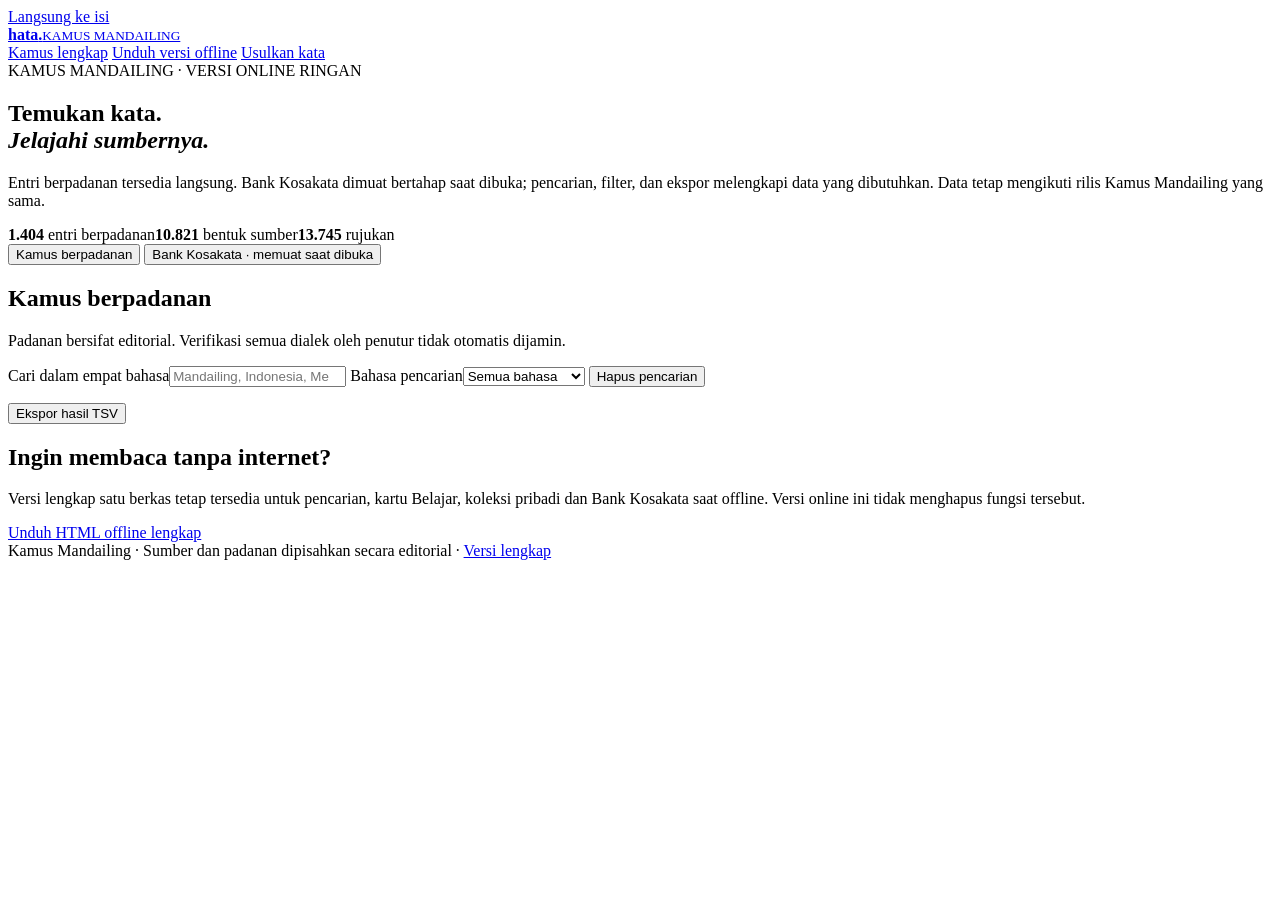
<file: src/online.html>
<!doctype html>
<html lang="id">
<head>
<meta charset="utf-8">
<meta name="viewport" content="width=device-width,initial-scale=1">
<meta name="theme-color" content="#6b293a">
<meta name="description" content="Kamus Mandailing online ringan: 1.404 entri berpadanan tersedia langsung, Bank Kosakata dimuat saat diminta, dan rujukan sumber terjaga.">
<title>Hata Ringan — Kamus Mandailing</title>
<link rel="canonical" href="https://kamusmandailing.github.io/online.html">
<style>/* INLINE_ONLINE_CSS */</style>
</head>
<body>
<a class="skip" href="#main">Langsung ke isi</a>
<header class="site-header">
  <a class="brand" href="./"><strong>hata<span>.</span></strong><small>KAMUS MANDAILING</small></a>
  <nav aria-label="Jalur situs">
    <a href="./">Kamus lengkap</a>
    <a href="./Hata_Kamus_Mandailing.html" download>Unduh versi offline</a>
    <a href="./kontributor.html">Usulkan kata</a>
  </nav>
</header>
<main id="main">
  <section class="hero">
    <span class="eyebrow">KAMUS MANDAILING · VERSI ONLINE RINGAN</span>
    <h1>Temukan kata.<br><em>Jelajahi sumbernya.</em></h1>
    <p>Entri berpadanan tersedia langsung. Bank Kosakata dimuat bertahap saat dibuka; pencarian, filter, dan ekspor melengkapi data yang dibutuhkan. Data tetap mengikuti rilis Kamus Mandailing yang sama.</p>
    <div class="summary"><span><strong id="curated-total">1.404</strong> entri berpadanan</span><span><strong id="bank-total">10.821</strong> bentuk sumber</span><span><strong id="reference-total">13.745</strong> rujukan</span></div>
  </section>
  <div class="tabs" role="group" aria-label="Pilih koleksi">
    <button id="show-curated" aria-pressed="true">Kamus berpadanan</button>
    <button id="show-bank" aria-pressed="false">Bank Kosakata · memuat saat dibuka</button>
  </div>
  <section id="curated-view" aria-labelledby="curated-title">
    <h2 id="curated-title">Kamus berpadanan</h2>
    <p class="hint">Padanan bersifat editorial. Verifikasi semua dialek oleh penutur tidak otomatis dijamin.</p>
    <div class="controls"><label>Cari dalam empat bahasa<input id="curated-search" type="search" placeholder="Mandailing, Indonesia, Melayu, English…" autocomplete="off"></label>
      <label>Bahasa pencarian<select id="curated-language"><option value="all">Semua bahasa</option><option value="md">Mandailing</option><option value="idn">Indonesia</option><option value="my">Melayu Malaysia</option><option value="en">English</option></select></label>
      <button id="curated-reset" class="minor">Hapus pencarian</button>
    </div>
    <div class="toolbar"><p id="curated-count" role="status" aria-live="polite"></p><button id="curated-export">Ekspor hasil TSV</button></div>
    <div class="cards" id="curated-results"></div><div class="pagination" id="curated-pagination"></div>
  </section>
  <section id="bank-view" hidden aria-labelledby="bank-title">
    <h2 id="bank-title">Bank Kosakata dan rujukan sumber</h2>
    <div class="notice">Bentuk sumber mencakup variasi, turunan, idiom, frasa, dan catatan penelitian. Sebanyak <strong id="pending-total">9.417</strong> bentuk belum memiliki padanan editorial. Label sumber tidak otomatis membuktikan suatu bentuk eksklusif Mandailing.</div>
    <p id="bank-loading" role="status" aria-live="polite" tabindex="-1">Memuat Bank Kosakata…</p>
    <div id="bank-workspace" hidden>
      <div class="controls"><label>Cari bentuk, glos, induk, takson, atau padanan<input id="bank-search" type="search" placeholder="Cari seluruh bank…"></label>
        <label>Jenis bentuk<select id="bank-kind"><option value="all">Semua jenis</option></select></label>
        <label>Label sumber<select id="bank-scope"><option value="all">Semua label</option></select></label>
        <label>Status padanan<select id="bank-status"><option value="all">Semua status</option><option value="reviewed">Padanan tersedia</option><option value="pending">Belum berpadanan</option><option value="source-gloss">Glos sumber tersedia</option></select></label>
        <label>Sumber<select id="bank-source"><option value="all">Semua sumber</option></select></label>
        <button id="bank-reset" class="minor">Reset filter</button>
      </div>
      <div class="toolbar"><p id="bank-count" role="status" aria-live="polite"></p><div><button id="bank-export">TSV 5 kolom</button> <button id="bank-export-labels">TSV berlabel</button></div></div>
      <div class="cards" id="bank-results"></div><div class="pagination" id="bank-pagination"></div>
    </div>
  </section>
  <section class="offline-note"><h2>Ingin membaca tanpa internet?</h2><p>Versi lengkap satu berkas tetap tersedia untuk pencarian, kartu Belajar, koleksi pribadi dan Bank Kosakata saat offline. Versi online ini tidak menghapus fungsi tersebut.</p><a class="button-link" href="./Hata_Kamus_Mandailing.html" download>Unduh HTML offline lengkap</a></section>
</main>
<dialog id="source-dialog" aria-labelledby="source-dialog-title"><button id="source-close" class="close" aria-label="Tutup rincian sumber">Tutup ×</button><div id="source-dialog-body"></div></dialog>
<footer>Kamus Mandailing · Sumber dan padanan dipisahkan secara editorial · <a href="./">Versi lengkap</a></footer>
<script id="seed-data" type="application/json">"INLINE_WORDS"</script>
<script id="source-data" type="application/json">"INLINE_SOURCES"</script>
<script id="release-data" type="application/json">"INLINE_SNAPSHOT"</script>
<script>/* INLINE_ONLINE_SCRIPT */</script>
</body></html>
</file>
